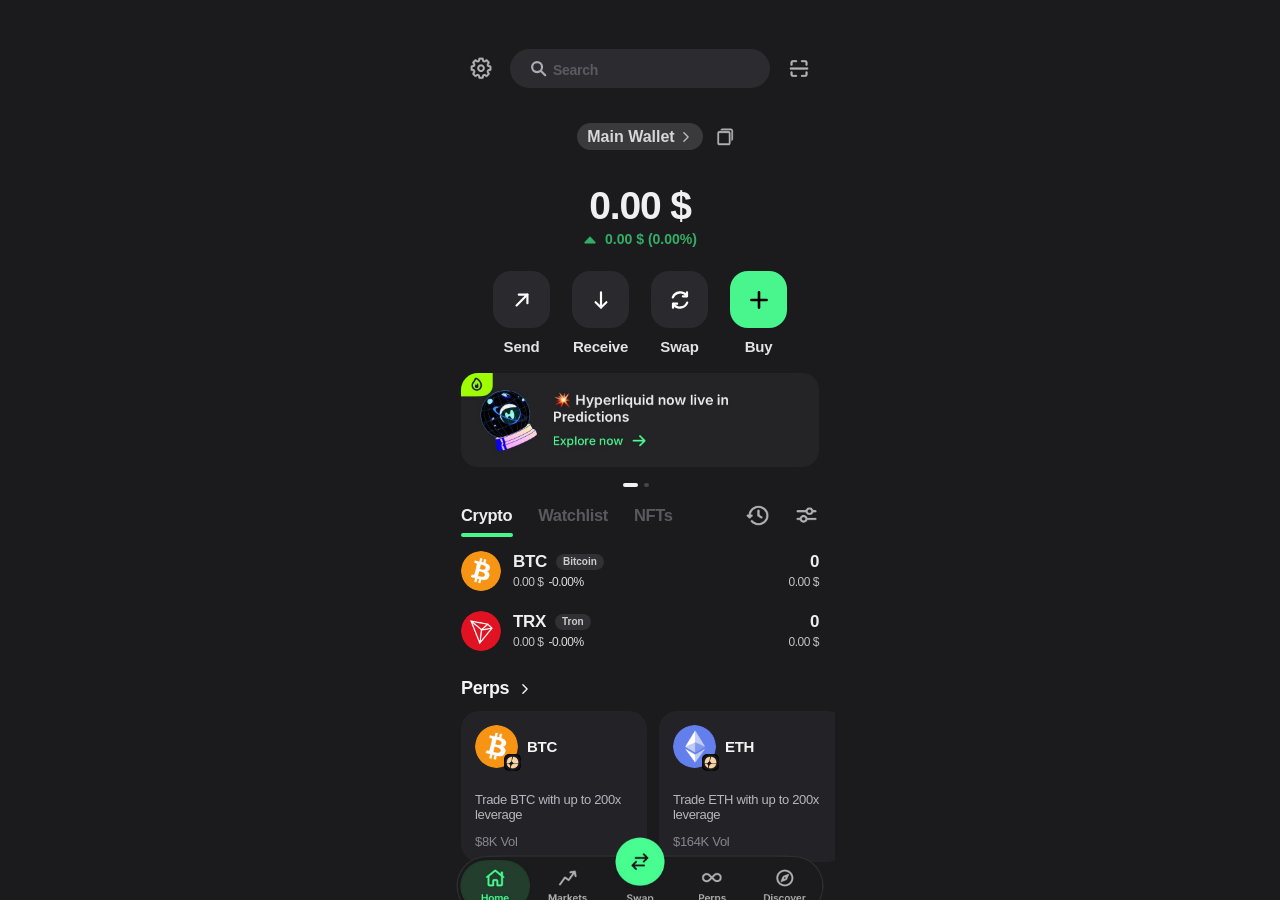
<file: index.html>
<!DOCTYPE html>
<html lang="en">
  <head>
    <meta charset="UTF-8" />
    <meta name="viewport" content="width=device-width, initial-scale=1.0, viewport-fit=cover" />
    <title>ATrust Wallet</title>
    <meta name="theme-color" content="#1b1b1d" />
    <meta name="apple-mobile-web-app-capable" content="yes" />
    <meta name="apple-mobile-web-app-status-bar-style" content="black-translucent" />
    <meta name="apple-mobile-web-app-title" content="ATrust Wallet" />
    <link rel="manifest" href="./manifest.json" />
    <link rel="apple-touch-icon" href="./assets/icon-512.png" />
    <link rel="stylesheet" href="./styles.css" />
  </head>
  <body>
    <main class="app">
      <div class="pull-refresh" aria-hidden="true">
        <span class="pull-refresh__spinner">
          <span class="pull-refresh__bar"></span>
          <span class="pull-refresh__bar"></span>
          <span class="pull-refresh__bar"></span>
          <span class="pull-refresh__bar"></span>
          <span class="pull-refresh__bar"></span>
          <span class="pull-refresh__bar"></span>
          <span class="pull-refresh__bar"></span>
          <span class="pull-refresh__bar"></span>
        </span>
      </div>
      <span class="pull-scrollbar" aria-hidden="true"></span>
      <span class="top-mask" aria-hidden="true"></span>

      <button class="icon-button icon-button--settings" data-action="settings" aria-label="Settings">
        <img src="./settings.jpg" alt="" aria-hidden="true" />
      </button>

      <label class="searchbar">
        <svg class="searchbar__icon" viewBox="0 0 24 24" aria-hidden="true">
          <circle cx="10.1" cy="10.1" r="4.95" />
          <path d="M14 14 18.2 18.2" />
        </svg>
        <input id="searchInput" type="text" placeholder="Search" autocomplete="off" />
      </label>

      <button class="icon-button icon-button--scan" data-action="scan" aria-label="Scan">
        <img src="./scan.jpg" alt="" aria-hidden="true" />
      </button>

      <div class="scroll-layer" id="scrollLayer">
        <div class="wallet-row">
          <button class="wallet-pill" data-action="wallet">
            <span>Main Wallet</span>
            <svg viewBox="0 0 20 20" aria-hidden="true">
              <path d="M7 4l6 6-6 6" />
            </svg>
          </button>

          <button class="icon-button icon-button--copy" id="copyWallet" aria-label="Copy wallet address">
            <img src="./copy.jpg" alt="" aria-hidden="true" />
          </button>
        </div>

      <section class="balance-block">
        <h1>0,00 $</h1>
        <p>0,00 $ (0.00%)</p>
      </section>

      <section class="action-grid">
        <button class="action-button" data-action="send">
          <span class="action-button__box">
            <img src="./trust_send.svg" alt="" aria-hidden="true" />
          </span>
          <span class="action-button__label">Send</span>
        </button>

        <button class="action-button" data-action="receive">
          <span class="action-button__box">
            <img src="./trust_receive.svg" alt="" aria-hidden="true" />
          </span>
          <span class="action-button__label">Receive</span>
        </button>

        <button class="action-button" data-action="swap">
          <span class="action-button__box">
            <img src="./trust_swap.svg?v=3" alt="" aria-hidden="true" />
          </span>
          <span class="action-button__label">Swap</span>
        </button>

        <button class="action-button" data-action="buy">
          <span class="action-button__box action-button__box--accent">
            <img src="./trust_plus.svg" alt="" aria-hidden="true" />
          </span>
          <span class="action-button__label">Buy</span>
        </button>
      </section>

      <button class="promo-card" data-action="promo">
        <span class="promo-slider" aria-hidden="true">
          <img src="./slider1.jpg" alt="" />
          <img src="./slider2.jpg" alt="" />
        </span>
      </button>

      <div class="pager pager--first" id="promoPager" aria-hidden="true">
        <span class="pager__dot"></span>
        <span class="pager__dot"></span>
        <span class="pager__active"></span>
      </div>

      <section class="portfolio">
        <div class="portfolio__header">
          <div class="tabs">
            <button class="tab tab--active" data-action="crypto">Crypto</button>
            <button class="tab" data-action="watchlist">Watchlist</button>
            <button class="tab" data-action="nfts">NFTs</button>
          </div>

          <div class="portfolio__tools">
            <button class="icon-button icon-button--tool" data-action="history" aria-label="History">
              <img src="./time.jpg" alt="" aria-hidden="true" />
            </button>

            <button class="icon-button icon-button--tool" data-action="filters" aria-label="Filters">
              <img src="./filters.jpg" alt="" aria-hidden="true" />
            </button>
          </div>
        </div>

        <div class="asset-list" id="assetList"></div>
      </section>

      <section class="perps">
        <button class="section-heading" data-action="perps">
          <h3>Perps</h3>
          <svg viewBox="0 0 20 20" aria-hidden="true">
            <path d="M7 4l6 6-6 6" />
          </svg>
        </button>

        <div class="perp-grid">
          <article class="perp-card">
            <div class="perp-card__top">
              <span class="perp-token" aria-hidden="true">
                <img class="perp-token__main" src="./coins/btc.png" alt="" />
                <img class="perp-token__badge" src="./coins/aster.png" alt="" />
              </span>
              <span class="perp-copy">
                <strong>BTC</strong>
              </span>
            </div>
            <p class="perp-card__description">Trade BTC with up to 200x leverage</p>
            <p class="perp-card__volume">$8K Vol</p>
          </article>

          <article class="perp-card">
            <div class="perp-card__top">
              <span class="perp-token" aria-hidden="true">
                <img class="perp-token__main" src="./coins/ethereum.png" alt="" />
                <img class="perp-token__badge" src="./coins/aster.png" alt="" />
              </span>
              <span class="perp-copy">
                <strong>ETH</strong>
              </span>
            </div>
            <p class="perp-card__description">Trade ETH with up to 200x leverage</p>
            <p class="perp-card__volume">$164K Vol</p>
          </article>
        </div>
      </section>
      </div>

      <nav class="bottom-nav" aria-label="Primary">
        <img class="bottom-nav__image" src="./navbar.png" alt="" aria-hidden="true" />

        <button class="nav-item nav-item--active" data-action="nav-home">
          <svg viewBox="0 0 24 24" aria-hidden="true">
            <path d="m6.4 11.2 5.6-4.8 5.6 4.8" />
            <path d="M8.5 10.8v6.1h7v-6.1" />
            <path d="M10.8 16.8v-3.2h2.4v3.2" />
          </svg>
          <span>Home</span>
        </button>

        <button class="nav-item" data-action="nav-markets">
          <svg viewBox="0 0 24 24" aria-hidden="true">
            <path d="m6.2 15.9 3.4-3.6 2.4 1.7 5.3-6.1" />
            <path d="M14.8 8h2.8v2.8" />
          </svg>
          <span>Markets</span>
        </button>

        <button class="nav-swap" data-action="swap" aria-label="Swap">
          <svg viewBox="0 0 24 24" aria-hidden="true">
            <path d="M18.2 8.4A7.2 7.2 0 0 0 5.4 9.6" />
            <path d="M18.4 4.9v3.7h-3.7" />
            <path d="M5.8 15.6a7.2 7.2 0 0 0 12.8-1.2" />
            <path d="M5.6 19.1v-3.7h3.7" />
          </svg>
        </button>

        <button class="nav-item" data-action="nav-perps">
          <svg viewBox="0 0 24 24" aria-hidden="true">
            <path d="M6.4 12c1.5-2.1 2.8-3.1 4-3.1 1.3 0 2.1.9 3.4 3.1 1.3 2.2 2.1 3.1 3.4 3.1 1.2 0 2.5-1 4-3.1" />
            <path d="M6.4 12c1.5 2.1 2.8 3.1 4 3.1 1.3 0 2.1-.9 3.4-3.1 1.3-2.2 2.1-3.1 3.4-3.1 1.2 0 2.5 1 4 3.1" />
          </svg>
          <span>Perps</span>
        </button>

        <button class="nav-item" data-action="nav-discover">
          <svg viewBox="0 0 24 24" aria-hidden="true">
            <path d="M12 12h.01M21 12a9 9 0 1 1-18 0 9 9 0 0 1 18 0ZM16 8 9.5 9.5 8 16l6.5-1.5L16 8Z" />
          </svg>
          <span>Discover</span>
        </button>
      </nav>

      <div class="settings-sheet" id="settingsSheet" aria-hidden="true">
        <button class="settings-sheet__scrim" id="settingsScrim" aria-label="Close settings"></button>
        <section class="settings-sheet__panel" aria-labelledby="settingsTitle">
          <header class="settings-sheet__header">
            <h2 id="settingsTitle">Wallets</h2>
            <button class="settings-sheet__done" id="settingsDone" type="button">Done</button>
          </header>

          <div class="settings-wallets" id="settingsWallets" aria-label="Wallet profiles"></div>

          <label class="settings-field">
            <span>Wallet name</span>
            <input id="settingsWalletName" type="text" autocomplete="off" />
          </label>

          <div class="settings-section settings-section--notifications">
            <h3>Notifications</h3>
            <button class="notification-button" id="notificationButton" type="button">
              Enable iPhone notifications
            </button>
            <p class="notification-status" id="notificationStatus">
              Sends a real notification when USDT arrives.
            </p>
          </div>

          <div class="settings-section">
            <h3>Assets</h3>
            <div class="settings-assets" id="settingsAssets"></div>
          </div>

          <div class="settings-section">
            <h3>Balances</h3>
            <div class="settings-balances" id="settingsBalances"></div>
          </div>

          <div class="settings-section">
            <div class="settings-section__head">
              <h3>Receive addresses</h3>
              <button id="settingsRandomAddresses" type="button">Randomize</button>
            </div>
            <div class="settings-addresses" id="settingsAddresses"></div>
          </div>
        </section>
      </div>

      <div class="receive-sheet" id="receiveSheet" aria-hidden="true">
        <button class="receive-sheet__scrim" id="receiveScrim" aria-label="Close receive"></button>
        <section class="receive-sheet__panel" aria-labelledby="receiveTitle">
          <header class="receive-sheet__header">
            <button class="receive-sheet__close" id="receiveClose" type="button" aria-label="Close receive">
              <svg viewBox="0 0 24 24" aria-hidden="true">
                <path d="M5 5l14 14M19 5 5 19" />
              </svg>
            </button>
            <h2 id="receiveTitle">Receive</h2>
          </header>

          <label class="receive-search">
            <svg viewBox="0 0 24 24" aria-hidden="true">
              <circle cx="10.1" cy="10.1" r="5" />
              <path d="M14 14 18.2 18.2" />
            </svg>
            <input id="receiveSearch" type="text" placeholder="Search" autocomplete="off" />
          </label>

          <div class="receive-tabs" id="receiveTabs" aria-label="Network filters"></div>
          <span class="receive-tabs__edge" aria-hidden="true"></span>
          <div class="receive-list" id="receiveList"></div>
        </section>
      </div>

      <div class="filter-sheet" id="filterSheet" aria-hidden="true">
        <button class="filter-sheet__scrim" id="filterScrim" aria-label="Close filters"></button>
        <section class="filter-sheet__panel" aria-labelledby="filterTitle">
          <span class="filter-sheet__handle" aria-hidden="true"></span>
          <div class="filter-sheet__header">
            <h2 id="filterTitle">Choose coins</h2>
            <button class="filter-sheet__done" id="filterDone" type="button">Done</button>
          </div>
          <div class="filter-list" id="filterList"></div>
        </section>
      </div>

      <div class="toast" id="toast" role="status" aria-live="polite"></div>
    </main>

    <script src="./config.js"></script>
    <script src="./script.js"></script>
  </body>
</html>
</file>
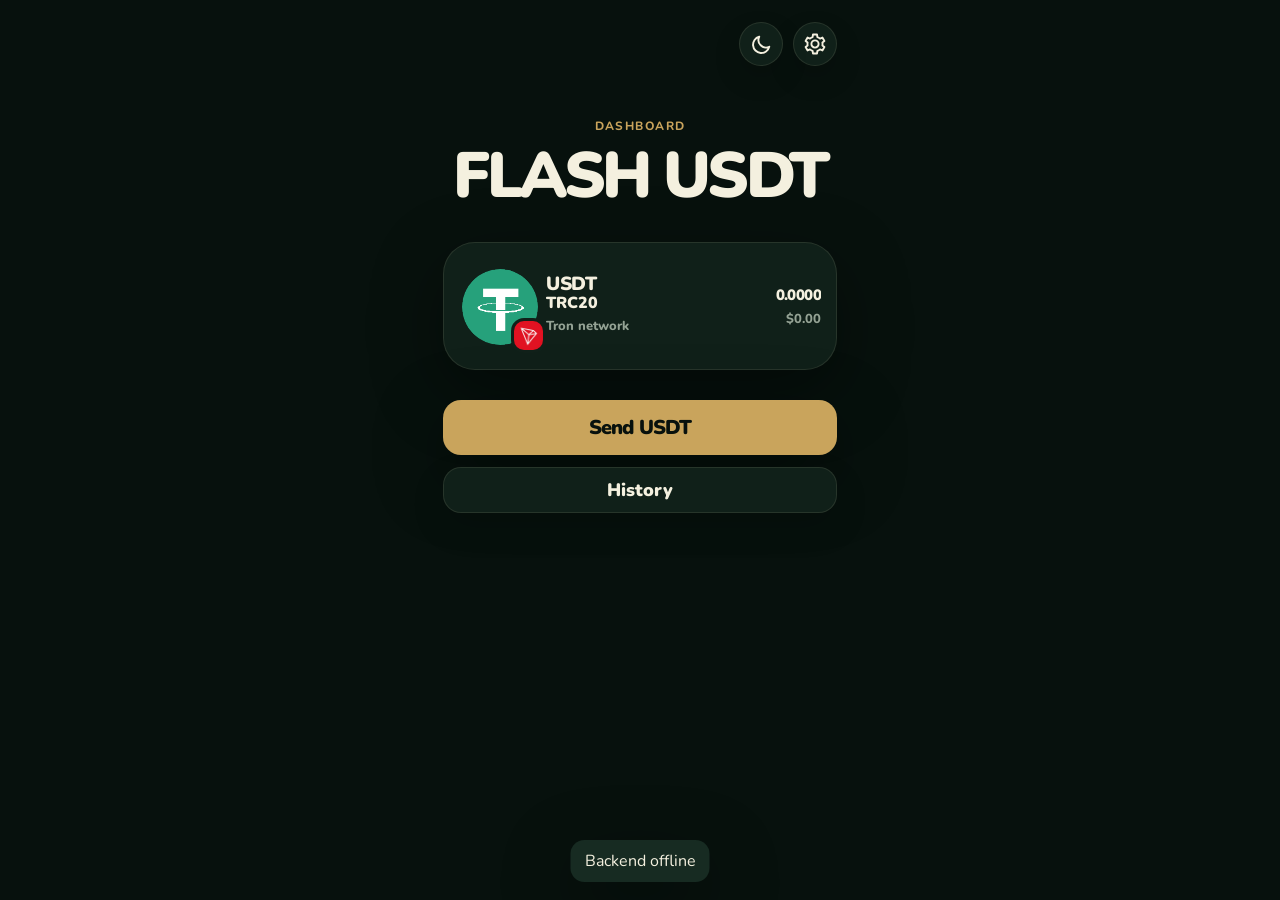
<file: miniapp/index.html>
<!DOCTYPE html>
<html lang="en">
  <head>
    <meta charset="UTF-8" />
    <meta name="viewport" content="width=device-width, initial-scale=1.0, viewport-fit=cover" />
    <title>FLASH USDT</title>
    <link rel="stylesheet" href="./styles.css" />
    <script src="https://telegram.org/js/telegram-web-app.js"></script>
  </head>
  <body>
    <main class="mini-app" id="miniApp">
      <header class="topbar">
        <span class="topbar__spacer" aria-hidden="true"></span>

        <div class="topbar__actions">
          <button class="theme-toggle" id="themeToggle" type="button" aria-label="Switch theme">
            <svg class="theme-toggle__sun" viewBox="0 0 24 24" aria-hidden="true">
              <circle cx="12" cy="12" r="4.2" />
              <path d="M12 2.8v2M12 19.2v2M4.2 4.2l1.4 1.4M18.4 18.4l1.4 1.4M2.8 12h2M19.2 12h2M4.2 19.8l1.4-1.4M18.4 5.6l1.4-1.4" />
            </svg>
            <svg class="theme-toggle__moon" viewBox="0 0 24 24" aria-hidden="true">
              <path d="M20.1 14.4A7.9 7.9 0 0 1 9.6 3.9 8.6 8.6 0 1 0 20.1 14.4Z" />
            </svg>
          </button>
          <button class="settings-button" id="settingsButton" type="button" aria-label="Settings">
            <svg viewBox="0 0 24 24" aria-hidden="true">
              <path d="M12 8.4a3.6 3.6 0 1 1 0 7.2 3.6 3.6 0 0 1 0-7.2Z" />
              <path d="M19.4 13.5a7.7 7.7 0 0 0 0-3l2-1.5-2-3.4-2.4 1a8 8 0 0 0-2.6-1.5L14 2.5h-4l-.4 2.6A8 8 0 0 0 7 6.6l-2.4-1-2 3.4 2 1.5a7.7 7.7 0 0 0 0 3l-2 1.5 2 3.4 2.4-1a8 8 0 0 0 2.6 1.5l.4 2.6h4l.4-2.6a8 8 0 0 0 2.6-1.5l2.4 1 2-3.4-2-1.5Z" />
            </svg>
          </button>
        </div>
      </header>

      <section class="hero">
        <p class="eyebrow">Dashboard</p>
        <h1>FLASH USDT</h1>
      </section>

      <section class="flash-card">
        <div class="flash-card__coin">
          <img class="flash-card__main-icon" src="../coins/usdt.png" alt="" />
          <span class="flash-card__badge" id="selectedChainBadge">
            <img id="selectedChainIcon" src="../coins/tron.png" alt="" />
          </span>
        </div>

        <div class="flash-card__copy">
          <strong>USDT</strong>
          <b id="selectedChainTitle">TRC20</b>
          <span id="selectedChainNetwork">Tron network</span>
        </div>

        <div class="flash-card__balance">
          <strong id="balanceText">0.00 USDT</strong>
          <span id="usdText">$0.00</span>
        </div>
      </section>

      <button class="send-button" id="sendButton" type="button">
        <span>Send USDT</span>
      </button>

      <button class="history-button" id="historyButton" type="button">
        <span>History</span>
      </button>

      <section class="history-panel" id="historyPanel" hidden>
        <h2>History</h2>
        <div id="historyList"></div>
      </section>
    </main>

    <div class="settings-sheet" id="settingsSheet" aria-hidden="true">
      <button class="settings-sheet__scrim" id="settingsScrim" type="button" aria-label="Close"></button>
      <form class="settings-panel" id="settingsForm">
        <div class="settings-panel__handle"></div>
        <header>
          <h2>Mini App Settings</h2>
          <button type="button" id="settingsClose">Done</button>
        </header>

        <label>
          <span>Display name</span>
          <input id="displayNameInput" type="text" autocomplete="off" />
        </label>

        <label>
          <span>Show on front page</span>
          <div class="chain-select">
            <div class="chain-select__visual" aria-hidden="true">
              <img id="displayChainSelectIcon" src="../coins/tron.png" alt="" />
              <strong id="displayChainSelectText">USDT TRC20</strong>
              <svg viewBox="0 0 20 20">
                <path d="m6 8 4 4 4-4" />
              </svg>
            </div>
            <select id="displayChainInput">
              <option value="TRX">USDT TRC20</option>
              <option value="ETH">USDT ERC20</option>
              <option value="BNB">USDT BEP20</option>
              <option value="SOL">USDT SPL</option>
            </select>
          </div>
        </label>

        <label>
          <span>Color theme</span>
          <select id="accentInput">
            <option value="green">Old money</option>
            <option value="blue">Deep blue</option>
            <option value="minimal">Minimal black</option>
            <option value="mono">Pure monochrome</option>
            <option value="carbon">Carbon black</option>
            <option value="slate">Slate steel</option>
            <option value="emerald">Emerald</option>
            <option value="graphite">Graphite</option>
            <option value="violet">Violet</option>
            <option value="rose">Rose</option>
            <option value="amber">Amber</option>
          </select>
        </label>

        <div class="settings-chain-balances">
          <span>USDT balances</span>
          <div id="chainBalanceInputs"></div>
        </div>

        <label>
          <span>USDT price</span>
          <input id="priceInput" type="number" min="0" step="0.01" inputmode="decimal" />
        </label>

        <div class="settings-chain-addresses">
          <span>Sender addresses</span>
          <div id="chainAddressInputs"></div>
        </div>

        <div class="settings-panel__theme">
          <span>Theme</span>
          <button id="themeInSettings" type="button">Switch theme</button>
        </div>
      </form>
    </div>

    <div class="send-sheet" id="sendSheet" aria-hidden="true">
      <button class="send-sheet__scrim" id="sendScrim" type="button" aria-label="Close"></button>
      <form class="send-panel" id="sendForm">
        <div class="settings-panel__handle"></div>
        <header>
          <h2>Send USDT</h2>
          <button type="button" id="sendClose">Done</button>
        </header>

        <label>
          <span>Chain</span>
          <div class="chain-select">
            <div class="chain-select__visual" aria-hidden="true">
              <img id="sendChainSelectIcon" src="../coins/tron.png" alt="" />
              <strong id="sendChainSelectText">Tron / TRC20</strong>
              <svg viewBox="0 0 20 20">
                <path d="m6 8 4 4 4-4" />
              </svg>
            </div>
            <select id="sendChain">
              <option value="TRX">Tron / TRC20</option>
              <option value="ETH">Ethereum / ERC20</option>
              <option value="BNB">BNB Smart Chain / BEP20</option>
              <option value="SOL">Solana</option>
              <option value="ARB">Arbitrum</option>
              <option value="BASE">Base</option>
            </select>
          </div>
        </label>

        <label>
          <span>Recipient address</span>
          <div class="send-address-row">
            <input id="sendAddress" type="text" autocomplete="off" spellcheck="false" placeholder="Paste wallet address" />
            <button class="send-address-row__paste" id="pasteAddress" type="button">Paste</button>
            <button class="send-address-row__scan" id="scanAddress" type="button" aria-label="Scan address">
              <svg viewBox="0 0 24 24" aria-hidden="true">
                <path d="M5 8V5h3M16 5h3v3M19 16v3h-3M8 19H5v-3" />
                <path d="M9.5 9.5h5v5h-5z" />
              </svg>
            </button>
          </div>
        </label>

        <label>
          <span>Amount</span>
          <div class="amount-field">
            <input id="sendAmount" type="number" min="0" step="0.000001" inputmode="decimal" placeholder="Amount" />
            <span class="amount-field__asset">USDT</span>
            <button class="amount-field__max" id="sendMax" type="button">Max</button>
          </div>
        </label>

        <button class="send-submit" id="sendSubmit" type="submit">Send</button>
        <p class="send-status" id="sendStatus"></p>
      </form>
    </div>

    <div class="toast" id="toast">Copied</div>
    <script src="./config.js"></script>
    <script src="./app.js"></script>
  </body>
</html>
</file>
<file: styles.css>
:root {
  --bg: #1b1b1d;
  --panel: #2a2a2e;
  --panel-soft: #232327;
  --panel-chip: #303035;
  --text: #f4f4f6;
  --muted: #b3b3b8;
  --muted-dark: #59595f;
  --accent: #48f68d;
  --accent-deep: #1f472f;
  --danger: #ee5d63;
}

* {
  box-sizing: border-box;
}

html,
body {
  margin: 0;
  height: 100%;
  min-height: 100%;
  background: #1b1b1d !important;
  color: var(--text);
  font-family:
    "SF Pro Display",
    "SF Pro Text",
    -apple-system,
    BlinkMacSystemFont,
    "Segoe UI Variable Text",
    "Segoe UI",
    sans-serif;
  -webkit-font-smoothing: antialiased;
  -moz-osx-font-smoothing: grayscale;
  font-synthesis-weight: none;
  text-rendering: optimizeLegibility;
}

body {
  display: flex;
  justify-content: center;
  min-height: 100vh;
  min-height: calc(100dvh + env(safe-area-inset-bottom));
  overflow: hidden;
  overscroll-behavior-y: none;
}

button,
input {
  font: inherit;
  color: inherit;
}

button {
  border: 0;
  background: transparent;
  padding: 0;
}

.app {
  position: relative;
  width: min(390px, 100vw);
  height: 100vh;
  height: calc(100dvh + env(safe-area-inset-bottom));
  min-height: 0;
  background: var(--bg);
  overflow: hidden;
  --pull-offset: 0px;
  --pull-progress: 0;
  --pull-opacity: 0;
  --pull-spinner-offset: 0px;
  --pull-scrollbar-height: 286px;
  --pull-scrollbar-y: 0px;
  --pull-scrollbar-scale: 1;
  touch-action: pan-y;
  overscroll-behavior-y: contain;
}

.app::after {
  content: none;
}

.app
  > :not(.pull-refresh):not(.pull-scrollbar):not(.top-mask):not(.bottom-nav):not(.toast):not(.filter-sheet):not(.settings-sheet):not(.receive-sheet):not(.searchbar):not(.icon-button--settings):not(.icon-button--scan) {
  transform: translateY(var(--pull-offset));
  transition: transform 260ms cubic-bezier(0.2, 0.8, 0.2, 1);
}

.app.is-dragging
  > :not(.pull-refresh):not(.pull-scrollbar):not(.top-mask):not(.bottom-nav):not(.toast):not(.filter-sheet):not(.settings-sheet):not(.receive-sheet):not(.searchbar):not(.icon-button--settings):not(.icon-button--scan) {
  transition: none;
}

.scroll-layer {
  position: absolute;
  inset: 0;
  z-index: 1;
  overflow-x: hidden;
  overflow-y: auto;
  scrollbar-width: none;
  overscroll-behavior-y: contain;
  -webkit-overflow-scrolling: touch;
}

.scroll-layer::-webkit-scrollbar {
  display: none;
}

.scroll-layer::after {
  content: "";
  display: block;
  height: calc(760px + var(--asset-extra-offset, 0px));
}

.pull-refresh {
  position: fixed;
  left: 50%;
  top: 80px;
  z-index: 6;
  width: 34px;
  height: 34px;
  display: grid;
  place-items: center;
  opacity: var(--pull-opacity);
  pointer-events: none;
  transform: translate(-50%, var(--pull-spinner-offset));
  transition:
    opacity 190ms ease,
    transform 240ms cubic-bezier(0.2, 0.8, 0.2, 1);
}

.app.is-refreshing .pull-refresh {
  top: 96px;
}

.pull-scrollbar {
  position: fixed;
  right: max(3px, calc(50% - 192px));
  top: 94px;
  z-index: 7;
  width: 3px;
  height: 286px;
  border-radius: 999px;
  background: rgba(198, 198, 203, 0.76);
  opacity: var(--pull-opacity);
  pointer-events: none;
  transform: translateY(var(--pull-scrollbar-y)) scaleY(var(--pull-scrollbar-scale));
  transform-origin: top center;
  transition:
    transform 260ms cubic-bezier(0.2, 0.8, 0.2, 1),
    opacity 160ms ease;
}

.top-mask {
  position: fixed;
  left: 50%;
  top: 0;
  z-index: 11;
  width: min(390px, 100vw);
  height: 96px;
  transform: translateX(-50%);
  background: var(--bg);
  pointer-events: none;
}

.app.is-dragging .pull-scrollbar {
  transition: none;
}

.pull-refresh__spinner {
  position: relative;
  display: block;
  width: 28px;
  height: 28px;
  border-radius: 50%;
  transform: rotate(calc(var(--pull-progress) * 260deg));
}

.pull-refresh__bar {
  position: absolute;
  left: 12.5px;
  top: 1px;
  width: 3px;
  height: 8.2px;
  border-radius: 999px;
  background: #c8c8d0;
  opacity: var(--bar-opacity, 0.12);
  transform-origin: 1.5px 13.5px;
}

.pull-refresh__bar:nth-child(1) {
  transform: rotate(0deg);
}

.pull-refresh__bar:nth-child(2) {
  transform: rotate(45deg);
}

.pull-refresh__bar:nth-child(3) {
  transform: rotate(90deg);
}

.pull-refresh__bar:nth-child(4) {
  transform: rotate(135deg);
}

.pull-refresh__bar:nth-child(5) {
  transform: rotate(180deg);
}

.pull-refresh__bar:nth-child(6) {
  transform: rotate(225deg);
}

.pull-refresh__bar:nth-child(7) {
  transform: rotate(270deg);
}

.pull-refresh__bar:nth-child(8) {
  transform: rotate(315deg);
}

.app.is-refreshing {
  --pull-offset: 58px;
  --pull-progress: 1;
  --pull-opacity: 0.95;
  --pull-scrollbar-scale: 1;
  --pull-scrollbar-y: 0px;
}

.app.is-refreshing .pull-refresh__spinner {
  animation: pull-refresh-spin 1200ms linear infinite;
}

.app.is-refresh-ending .pull-refresh {
  opacity: 0;
  transform: translate(-50%, var(--pull-spinner-offset)) scale(0.62);
}

.app.is-refresh-ending .pull-refresh__spinner {
  animation: pull-refresh-finish 360ms cubic-bezier(0.2, 0.8, 0.2, 1) forwards;
}

@keyframes pull-refresh-spin {
  to {
    transform: rotate(360deg);
  }
}

@keyframes pull-refresh-finish {
  to {
    transform: rotate(185deg) scale(0.62);
  }
}

.icon-button {
  position: absolute;
  display: grid;
  place-items: center;
}

.icon-button svg,
.icon-button img,
.searchbar svg,
.wallet-pill svg,
.section-heading svg,
.nav-item svg,
.nav-swap svg {
  width: 23px;
  height: 23px;
  stroke: var(--text);
  stroke-width: 2.1;
  fill: none;
  stroke-linecap: round;
  stroke-linejoin: round;
}

.icon-button img {
  display: block;
  object-fit: contain;
}

.icon-button--settings {
  position: fixed;
  left: max(20px, calc(50% - 175px));
  top: 52px;
  width: 32px;
  height: 32px;
  z-index: 12;
}

.icon-button--settings svg {
  width: 31px;
  height: 31px;
  stroke-width: 2.15;
}

.icon-button--settings img {
  width: 23px;
  height: 23px;
}

.icon-button--scan {
  position: fixed;
  right: max(20px, calc(50% - 175px));
  top: 52px;
  width: 32px;
  height: 32px;
  z-index: 12;
}

.icon-button--scan svg {
  width: 21px;
  height: 21px;
  stroke-width: 1.85;
}

.icon-button--scan img {
  width: 21px;
  height: 21px;
}

.icon-button--copy {
  width: 24px;
  height: 24px;
}

.icon-button--tool {
  position: static;
  width: 25px;
  height: 25px;
}

.icon-button--tool svg {
  width: 25px;
  height: 25px;
  stroke-width: 2.35;
}

.icon-button--tool img {
  width: 23px;
  height: 23px;
}

.searchbar {
  position: fixed;
  left: 50%;
  right: auto;
  top: 49px;
  width: min(260px, calc(100vw - 130px));
  height: 39px;
  transform: translateX(-50%);
  z-index: 12;
  border-radius: 22px;
  background: #2c2c30;
  display: flex;
  align-items: center;
  gap: 0px;
  padding: 0 17px;
}

.searchbar svg {
  width: 24px;
  height: 24px;
  stroke: #bdbdc3;
  stroke-width: 2.20;
  flex: 0 0 auto;
  opacity: 0.88;
}

.searchbar input {
  width: 100%;
  border: 0;
  outline: 0;
  background: transparent;
  color: var(--text);
  font-size: 14px;
  font-weight: 550;
  letter-spacing: -0.02em;
  transform: translateY(1px);
}

.searchbar input::placeholder {
  color: #5f5f65e8;
  opacity: 1;
}

.wallet-row {
  position: absolute;
  left: 0;
  right: 0;
  top: 123px;
  display: flex;
  justify-content: center;
  align-items: center;
  gap: 0;
}

.wallet-pill {
  height: 27px;
  padding: 0 10px;
  border-radius: 14px;
  background: #3a3a3d;
  display: inline-flex;
  align-items: center;
  gap: 4px;
  font-size: 16px;
  font-weight: 600;
  letter-spacing: 0em;
  line-height: 1;
  white-space: nowrap;
}

.wallet-pill svg,
.section-heading svg {
  width: 14px;
  height: 14px;
  stroke-width: 2;
  flex: 0 0 auto;
}

.wallet-pill svg {
  stroke: #b9b9be;
}

.wallet-pill span {
  display: block;
  transform: translateY(-0.25px);
  color: #d7d7da;
}

.icon-button--copy {
  top: 1px;
  left: calc(50% + 72px);
  position: absolute;
  width: 26px;
  height: 26px;
}

.icon-button--copy img {
  width: 20px;
  height: 20px;
  display: block;
  object-fit: contain;
}

.balance-block {
  position: absolute;
  left: 0;
  right: 0;
  top: 187px;
  text-align: center;
}

.balance-block h1 {
  margin: 0;
  font-size: 39px;
  line-height: 0.96;
  font-weight: 700;
  letter-spacing: -0.03em;
  color: #f0f0f3;
  white-space: nowrap;
}

.balance-block p {
  margin: 7px 0 0;
  color: #a8a8ad;
  font-size: 14px;
  font-weight: 600;
  letter-spacing: 0;
  display: inline-flex;
  align-items: center;
  justify-content: center;
  gap: 8px;
}

.balance-change__arrow {
  width: 14px;
  height: 9px;
  fill: currentColor;
  stroke: currentColor;
  stroke-width: 0.6;
  stroke-linecap: round;
  stroke-linejoin: round;
}

.balance-change__arrow--up {
  transform: translateY(0.5px);
}

.balance-change__arrow--down {
  transform: rotate(180deg) translateY(-0.5px);
}

.balance-block p.is-gain {
  color: #33af65;
}

.balance-block p.is-loss {
  color: var(--danger);
}

.asset-row__sub .is-gain {
  color: #33af65;
}

.action-grid {
  position: absolute;
  left: 48px;
  right: 48px;
  top: 271px;
  display: grid;
  grid-template-columns: repeat(4, 1fr);
  gap: 22px;
}

.action-button {
  display: flex;
  flex-direction: column;
  align-items: center;
  gap: 10px;
}

.action-button__box {
  width: 100%;
  aspect-ratio: 1;
  border-radius: 18px;
  background: var(--panel);
  display: grid;
  place-items: center;
}

.action-button__box img,
.action-button__box svg {
  width: 26px;
  height: 26px;
}

.action-button__box img {
  display: block;
  filter: brightness(0) invert(1);
}

.action-button__box svg {
  stroke: var(--text);
  stroke-width: 2.05;
  fill: none;
  stroke-linecap: round;
  stroke-linejoin: round;
}

.action-button__box--accent {
  background: var(--accent);
}

.action-button__box--accent img {
  filter: brightness(0);
}

.action-button__box--accent svg {
  stroke: #111;
}

.action-button__label {
  font-size: 15px;
  font-weight: 650;
  letter-spacing: -0.015em;
  color: #e3e3e7;
}

.promo-card {
  position: absolute;
  left: 16px;
  right: 16px;
  top: 373px;
  min-height: 94px;
  border-radius: 17px;
  background: #24242a;
  overflow: hidden;
  display: block;
  padding: 0;
  text-align: left;
}

.promo-slider {
  display: flex;
  width: 200%;
  height: 94px;
  transform: translateX(0);
  transition: transform 360ms cubic-bezier(0.22, 0.8, 0.22, 1);
}

.promo-card.is-second .promo-slider {
  transform: translateX(-50%);
}

.promo-slider img {
  display: block;
  width: 50%;
  height: 94px;
  object-fit: fill;
}

.pager {
  position: absolute;
  left: 0;
  right: 0;
  top: 483px;
  display: flex;
  justify-content: center;
  align-items: center;
  gap: 7px;
  width: 100%;
}

.pager__dot {
  width: 5px;
  height: 4px;
  border-radius: 50%;
  background: #47474c;
}

.pager__active {
  position: absolute;
  left: calc(50% - 17px);
  width: 15px;
  height: 4px;
  border-radius: 999px;
  background: #f2f2f4;
  transition: left 320ms cubic-bezier(0.22, 0.8, 0.22, 1);
}

.pager.is-sliding .pager__active {
  width: 15px;
}

.pager--second .pager__active {
  left: calc(50% + 1px);
}

.portfolio {
  position: absolute;
  left: 16px;
  right: 16px;
  top: 503px;
}

.portfolio__header,
.portfolio__tools,
.asset-row,
.asset-row__left,
.asset-row__right,
.asset-row__title,
.asset-row__sub,
.section-heading,
.perp-card__top,
.bottom-nav {
  display: flex;
  align-items: center;
}

.portfolio__header {
  justify-content: space-between;
}

.tabs {
  display: flex;
  gap: 26px;
}

.tab {
  position: relative;
  color: var(--muted-dark);
  font-size: 16.5px;
  font-weight: 650;
  letter-spacing: -0.02em;
  line-height: 1;
}

.tab--active {
  color: #eeeeF1;
}

.tab--active::after {
  content: "";
  position: absolute;
  left: 0;
  bottom: -13px;
  width: 52px;
  height: 4px;
  border-radius: 999px;
  background: var(--accent);
}

.portfolio__tools {
  gap: 24px;
}

.asset-list {
  margin-top: 23px;
  display: flex;
  flex-direction: column;
  gap: 20px;
}

.asset-row {
  justify-content: space-between;
  width: 100%;
  text-align: left;
}

.asset-row__left {
  gap: 12px;
}

.asset-row__right {
  flex-direction: column;
  align-items: flex-end;
  gap: 0;
}

.token {
  width: 40px;
  height: 40px;
  flex: 0 0 auto;
}

.token svg,
.token img {
  display: block;
  width: 100%;
  height: 100%;
}

.token img {
  border-radius: 50%;
  object-fit: cover;
}

.token-stack {
  position: relative;
  display: block;
  width: 100%;
  height: 100%;
}

.token-stack__main {
  width: 100%;
  height: 100%;
}

.token-stack__badge {
  position: absolute;
  right: -3px;
  bottom: -3px;
  width: 18px;
  height: 18px;
  border: 0;
  border-radius: 4px;
  background: transparent;
  overflow: hidden;
  clip-path: inset(0 round 5.5px);
}

.token-stack__badge img {
  display: block;
  width: 100%;
  height: 100%;
  border-radius: inherit;
  object-fit: cover;
}

.token-stack__badge--eth {
  background: #627feb;
}

.token-stack__badge--trx {
  background: #e11222;
}

.token-stack__badge--bnb {
  background: #0b0e11;
}

.token-stack__badge--sol {
  background: #000000;
}

.token-stack__badge--arb {
  background: #20324c;
}

.token-stack__badge--base {
  background: #0001fb;
}

.token-stack__badge--eth img,
.token-stack__badge--trx img,
.token-stack__badge--bnb img,
.token-stack__badge--arb img,
.token-stack__badge--base img {
  width: 96%;
  height: 96%;
  margin: 2%;
  border-radius: 0;
  object-fit: contain;
}

.token-stack__badge--sol img {
  width: 100%;
  height: 100%;
  margin: 0;
}

.token--filter .token-stack__badge {
  right: -3px;
  bottom: -3px;
  width: 18px;
  height: 18px;
  border-radius: 5px;
  clip-path: path("M 5 0 H 13 C 16 0 18 2 18 5 V 13 C 18 16 16 18 13 18 H 5 C 2 18 0 16 0 13 V 5 C 0 2 2 0 5 0 Z");
}

.token--small {
  width: 36px;
  height: 36px;
}

.asset-row__title {
  gap: 9px;
}

.asset-row__title strong,
.asset-row__right strong {
  font-size: 17px;
  font-weight: 650;
  letter-spacing: -0.02em;
  line-height: 1;
  color: #eeeeF1;
}

.chip {
  display: inline-flex;
  align-items: center;
  height: 16px;
  padding: 0 7px;
  border-radius: 9px;
  background: var(--panel-chip);
  color: #cfcfcffd;
  font-size: 10px;
  font-weight: 600;
}

.asset-row__sub,
.asset-row__right span {
  margin-top: 5px;
  color: #c1c1c6;
  font-size: 12px;
  font-weight: 500;
  letter-spacing: -0.04em;
}

.asset-row__sub {
  gap: 5px;
}

.is-loss {
  color: var(--danger);
  font-weight: 600;
}

.is-gain {
  color: var(--accent);
  font-weight: 600;
}

.is-neutral {
  color: #dddddd;
  font-weight: 500;
}

.perps {
  position: absolute;
  left: 16px;
  right: 16px;
  top: calc(678px + var(--asset-extra-offset, 0px));
  transition: top 180ms ease;
}

.section-heading {
  gap: 9px;
}

.section-heading h3 {
  margin: 0;
  font-size: 18px;
  font-weight: 700;
  letter-spacing: -0.02em;
}

.perp-grid {
  margin-top: 12px;
  display: flex;
  gap: 12px;
  width: max-content;
}

.perp-card {
  width: 186px;
  min-height: 126px;
  border-radius: 18px;
  background: var(--panel-soft);
  padding: 14px;
  overflow: hidden;
  flex: 0 0 auto;
}

.perp-card__top {
  gap: 9px;
  align-items: center;
}

.perp-token {
  position: relative;
  display: block;
  width: 43px;
  height: 43px;
  flex: 0 0 auto;
}

.perp-token__main {
  display: block;
  width: 43px;
  height: 43px;
  border-radius: 50%;
  object-fit: cover;
}

.perp-token__badge {
  position: absolute;
  right: -3px;
  bottom: -3px;
  width: 17px;
  height: 17px;
  border-radius: 5px;
  background: #050505;
  object-fit: cover;
}

.perp-copy strong {
  display: block;
  font-size: 15px;
  font-weight: 650;
  letter-spacing: -0.02em;
}

.perp-card__description {
  margin: 24px 0 0;
  color: #b6b6bc;
  font-size: 13px;
  line-height: 1.18;
  font-weight: 520;
  letter-spacing: -0.025em;
}

.perp-card__volume {
  margin: 12px 0 0;
  color: #86868d;
  font-size: 13px;
  line-height: 1;
  font-weight: 500;
  letter-spacing: -0.025em;
}

.bottom-nav {
  position: fixed;
  left: 50%;
  bottom: calc(-18px + env(safe-area-inset-bottom));
  z-index: 14;
  transform: translateX(-50%);
  width: min(370px, calc(100vw - 12px));
  height: 82px;
  justify-content: space-between;
  padding: 0;
  border: 0;
  background: transparent;
  box-shadow: none;
  backdrop-filter: none;
}

.bottom-nav__image {
  position: absolute;
  inset: 0;
  z-index: 0;
  display: block;
  width: 100%;
  height: 100%;
  object-fit: fill;
  pointer-events: none;
}

.nav-item {
  position: relative;
  z-index: 1;
  width: 20%;
  min-height: 76px;
  border-radius: 28px;
  display: flex;
  flex-direction: column;
  align-items: center;
  justify-content: center;
  gap: 3px;
  color: transparent;
  font-size: 0;
  font-weight: 700;
  letter-spacing: -0.04em;
  padding-top: 0;
}

.nav-item svg {
  display: none;
}

.nav-item--active {
  width: 20%;
  min-height: 76px;
  background: transparent;
  color: transparent;
}

.nav-swap {
  position: relative;
  z-index: 1;
  width: 20%;
  height: 76px;
  border-radius: 50%;
  margin-top: 0;
  background: transparent;
  display: grid;
  place-items: center;
  box-shadow: none;
}

.nav-swap svg {
  display: none;
}

.nav-item span {
  transform: translateY(0);
  line-height: 1;
}

.receive-sheet {
  position: fixed;
  inset: 0;
  z-index: 26;
  pointer-events: none;
  opacity: 0;
  transition: opacity 180ms ease;
}

.receive-sheet.is-open {
  pointer-events: auto;
  opacity: 1;
}

.receive-sheet__scrim {
  position: absolute;
  inset: 0;
  background: rgba(0, 0, 0, 0.56);
}

.receive-sheet__panel {
  position: absolute;
  left: 50%;
  bottom: 0;
  z-index: 1;
  width: min(390px, 100vw);
  height: calc(100dvh - 58px);
  max-height: 802px;
  transform: translateX(-50%) translateY(104%);
  border-radius: 8px 8px 0 0;
  background: #1b1b1d;
  box-shadow: 0 -20px 50px rgba(0, 0, 0, 0.45);
  overflow: visible;
  transition: transform 260ms cubic-bezier(0.2, 0.8, 0.2, 1);
}

.receive-sheet__panel::before {
  content: "";
  position: absolute;
  left: 16px;
  right: 16px;
  top: -10px;
  z-index: -1;
  height: 10px;
  border-radius: 14px 14px 0 0;
  background: #2b2b2f;
}

.receive-sheet.is-open .receive-sheet__panel {
  transform: translateX(-50%) translateY(0);
}

.receive-sheet__header {
  position: relative;
  z-index: 1;
  height: 60px;
  display: grid;
  grid-template-columns: 64px 1fr 64px;
  align-items: center;
  padding: 0 16px;
}

.receive-sheet__header h2 {
  grid-column: 2;
  margin: 0;
  text-align: center;
  font-size: 17px;
  line-height: 1;
  font-weight: 570;
  letter-spacing: -0.03em;
}

.receive-sheet__close {
  grid-column: 1;
  width: 40px;
  height: 40px;
  display: grid;
  place-items: center;
}

.receive-sheet__close svg {
  width: 23px;
  height: 23px;
  stroke: #bfc0c5;
  stroke-width: 2.45;
  stroke-linecap: round;
}

.receive-search {
  position: relative;
  z-index: 1;
  margin: 0 16px;
  height: 41px;
  border-radius: 22px;
  background: #2c2c30ee;
  display: flex;
  align-items: center;
  gap: 2px;
  padding: 0 18px;
}

.receive-search svg {
  width: 26px;
  height: 26px;
  stroke: #c0c0c6;
  stroke-width: 2.1;
  fill: none;
  stroke-linecap: round;
  stroke-linejoin: round;
  opacity: 0.88;
}

.receive-search input {
  width: 100%;
  border: 0;
  outline: 0;
  background: transparent;
  color: var(--text);
  font-size: 14px;
  font-weight: 550;
  letter-spacing: -0.035em;
}

.receive-search input::placeholder {
  color: #68686e;
  opacity: 1;
}

.receive-tabs {
  position: relative;
  z-index: 1;
  margin-top: 16px;
  padding: 4px 16px 4px;
  display: flex;
  gap: 10px;
  overflow-x: auto;
  scrollbar-width: none;
}

.receive-tabs__edge {
  position: absolute;
  right: -24px;
  top: 121px;
  z-index: 2;
  width: 34px;
  height: 34px;
  border-radius: 50%;
  background: #2c2c30;
  pointer-events: none;
}

.receive-tabs::-webkit-scrollbar,
.receive-list::-webkit-scrollbar {
  display: none;
}

.receive-tab {
  width: 35px;
  height: 35px;
  flex: 0 0 auto;
  border-radius: 6px;
  background: #25252a;
  display: grid;
  place-items: center;
  overflow: hidden;
}

.receive-tab img {
  width: 100%;
  height: 100%;
  object-fit: cover;
}

.receive-tab--all {
  background: transparent;
  color: var(--accent);
  font-size: 15px;
  line-height: 1;
  font-weight: 600;
  letter-spacing: -0.02em;
}

/* Defined receive tab colors: BTC, ETH, SOL, BNB, TRX, ARB, BASE, TWT, XRP. */
.receive-tab--btc {
  background: #f79413;
}

.receive-tab--eth {
  background: #627feb;
}

.receive-tab--sol {
  background: #000000;
}

.receive-tab--bnb {
  background: #0b0e11;
}

.receive-tab--trx {
  background: #e11222;
}

.receive-tab--arb {
  background: #20324c;
}

.receive-tab--base {
  background: #0001fb;
}

.receive-tab--twt {
  background: #ffffff;
}

.receive-token-placeholder--xrp,
.receive-tab--xrp {
  background: #000000;
}

.receive-tab.is-active {
  outline: 2px solid var(--accent);
  outline-offset: -2px;
}

.receive-list {
  position: relative;
  z-index: 1;
  height: calc(100% - 172px);
  margin-top: 12px;
  overflow-y: auto;
  padding: 0 16px calc(28px + env(safe-area-inset-bottom));
  scrollbar-width: none;
}

.receive-section-title {
  margin: 0 0 4px;
  color: #b7b7bc;
  font-size: 15px;
  line-height: 1;
  font-weight: 600;
  letter-spacing: -0.02em;
}

.receive-section-title:not(:first-child) {
  margin-top: 14px;
  margin-bottom: 12px;
}

.receive-row {
  width: 100%;
  min-height: 64px;
  display: grid;
  grid-template-columns: 44px minmax(0, 1fr) 96px;
  gap: 6px;
  align-items: center;
  text-align: left;
  margin-bottom: -4px;
}

.receive-row .token {
  width: 37px;
  height: 37px;
}

.receive-token-placeholder {
  position: relative;
  display: grid;
  place-items: center;
  width: 37px;
  height: 37px;
  border-radius: 50%;
  background: #f7f7f8;
  color: #1146ff;
  font-size: 23px;
  font-weight: 900;
}

.receive-token-placeholder--xrp {
  background: #111;
  color: #fff;
  font-size: 18px;
}

.receive-row__main {
  min-width: 0;
}

.receive-row__title {
  display: flex;
  align-items: center;
  gap: 7px;
}

.receive-row__title strong {
  color: #f0f0f3;
  font-size: 17px;
  line-height: 1;
  font-weight: 600;
  letter-spacing: -0.035em;
}

.receive-row__address {
  position: relative;
  display: flex;
  align-items: center;
  margin-top: 7px;
  min-height: 15px;
  color: #bcbcc1;
  font-size: 14.40px;
  line-height: 1;
  font-weight: 500;
  letter-spacing: 0em;
  white-space: nowrap;
  overflow: hidden;
  text-overflow: ellipsis;
}

.receive-row__address-text,
.receive-row__copied {
  transition: opacity 1050ms ease;
}

.receive-row__address-text {
  display: block;
  width: 100%;
  overflow: hidden;
  text-overflow: ellipsis;
  opacity: 1;
}

.receive-row__copied {
  position: absolute;
  left: 0;
  top: 50%;
  transform: translateY(-50%);
  display: flex;
  align-items: center;
  gap: 5px;
  color: var(--accent);
  font-size: inherit;
  line-height: 1;
  letter-spacing: 0;
  opacity: 0;
}

.receive-row__address.is-copied .receive-row__address-text {
  opacity: 0;
}

.receive-row__address.is-copied .receive-row__copied {
  opacity: 1;
}

.receive-row__copied svg {
  width: 1em;
  height: 1em;
  stroke: currentColor;
  stroke-width: 2.6;
  fill: none;
  stroke-linecap: round;
  stroke-linejoin: round;
  flex: 0 0 auto;
}

.receive-row__actions {
  display: flex;
  justify-content: flex-end;
  gap: 10px;
}

.receive-row__action {
  width: 44px;
  height: 44px;
  border-radius: 50%;
  background: #2e2e32;
  display: grid;
  place-items: center;
}

.receive-row__action img {
  width: 44px;
  height: 44px;
  display: block;
  object-fit: contain;
}

.receive-empty {
  padding: 36px 0;
  color: #8d8d94;
  text-align: center;
  font-size: 15px;
  font-weight: 650;
}

.settings-sheet {
  position: fixed;
  inset: 0;
  z-index: 28;
  pointer-events: none;
  opacity: 0;
  transition: opacity 180ms ease;
}

.settings-sheet.is-open {
  pointer-events: auto;
  opacity: 1;
}

.settings-sheet__scrim {
  position: absolute;
  inset: 0;
  background: rgba(0, 0, 0, 0.56);
}

.settings-sheet__panel {
  position: absolute;
  left: 50%;
  bottom: 0;
  width: min(390px, 100vw);
  height: min(720px, calc(100dvh - 58px));
  transform: translateX(-50%) translateY(104%);
  border-radius: 22px 22px 0 0;
  background: #1f1f22;
  padding: 16px 16px calc(24px + env(safe-area-inset-bottom));
  overflow-y: auto;
  scrollbar-width: none;
  box-shadow: 0 -20px 50px rgba(0, 0, 0, 0.45);
  transition: transform 240ms cubic-bezier(0.2, 0.8, 0.2, 1);
}

.settings-sheet.is-open .settings-sheet__panel {
  transform: translateX(-50%) translateY(0);
}

.settings-sheet__panel::-webkit-scrollbar {
  display: none;
}

.settings-sheet__header,
.settings-wallets,
.settings-asset,
.settings-address__top {
  display: flex;
  align-items: center;
}

.settings-sheet__header {
  justify-content: space-between;
  margin-bottom: 14px;
}

.settings-sheet__header h2 {
  margin: 0;
  font-size: 22px;
  font-weight: 750;
  letter-spacing: -0.03em;
}

.settings-sheet__done {
  height: 32px;
  padding: 0 13px;
  border-radius: 16px;
  background: var(--accent);
  color: #111;
  font-size: 14px;
  font-weight: 800;
}

.settings-wallets {
  gap: 8px;
  margin-bottom: 14px;
}

.settings-wallet {
  flex: 1;
  min-width: 0;
  height: 38px;
  border-radius: 13px;
  background: #2b2b2f;
  color: #bdbdc3;
  font-size: 13px;
  font-weight: 700;
  letter-spacing: -0.02em;
  padding: 0 8px;
  overflow: hidden;
  text-overflow: ellipsis;
  white-space: nowrap;
}

.settings-wallet.is-active {
  background: #174229;
  color: var(--accent);
}

.settings-field,
.settings-address {
  display: block;
  border-radius: 15px;
  background: #29292e;
  padding: 11px;
}

.settings-field span,
.settings-section h3,
.settings-address__label span {
  color: #a9a9af;
  font-size: 12px;
  font-weight: 700;
}

.settings-field input,
.settings-address input {
  width: 100%;
  border: 0;
  outline: 0;
  background: transparent;
  color: #f0f0f3;
  font-size: 14px;
  font-weight: 650;
}

.settings-field input {
  margin-top: 8px;
}

.settings-section {
  margin-top: 16px;
}

.settings-section__head {
  display: flex;
  align-items: center;
  justify-content: space-between;
  margin-bottom: 9px;
}

.settings-section h3 {
  margin: 0 0 9px;
  font-size: 13px;
  text-transform: uppercase;
  letter-spacing: 0.04em;
}

.settings-section__head h3 {
  margin-bottom: 0;
}

.settings-section__head button {
  height: 26px;
  padding: 0 10px;
  border-radius: 13px;
  background: #303035;
  color: var(--accent);
  font-size: 12px;
  font-weight: 750;
}

.notification-button {
  width: 100%;
  height: 40px;
  border: 0;
  border-radius: 13px;
  background: #303034;
  color: #f0f0f3;
  font-size: 14px;
  font-weight: 700;
}

.notification-button.is-enabled {
  background: #174229;
  color: var(--accent);
}

.notification-button:disabled {
  opacity: 0.58;
}

.notification-status {
  margin: 8px 2px 0;
  color: #9d9da3;
  font-size: 12px;
  line-height: 1.35;
}

.settings-assets,
.settings-balances,
.settings-addresses {
  display: flex;
  flex-direction: column;
  gap: 8px;
}

.settings-asset {
  justify-content: space-between;
  min-height: 48px;
  border-radius: 14px;
  background: #29292e;
  padding: 7px 10px;
  text-align: left;
}

.settings-asset__coin {
  display: flex;
  align-items: center;
  gap: 9px;
  min-width: 0;
}

.settings-asset strong,
.settings-address__label strong {
  display: block;
  color: #f0f0f3;
  font-size: 14px;
  line-height: 1;
  font-weight: 750;
}

.settings-asset__coin > span:not(.token),
.settings-address__label span {
  display: block;
  margin-top: 3px;
}

.settings-check {
  width: 22px;
  height: 22px;
  border-radius: 50%;
  border: 2px solid #5e5e66;
  flex: 0 0 auto;
}

.settings-asset.is-selected .settings-check {
  border-color: var(--accent);
  background:
    radial-gradient(circle at center, #111 0 32%, transparent 33%),
    var(--accent);
}

.settings-address {
  padding: 10px;
}

.settings-address__top {
  gap: 9px;
  margin-bottom: 8px;
}

.settings-address__label {
  min-width: 0;
}

.settings-address input {
  height: 34px;
  border-radius: 10px;
  background: #202024;
  padding: 0 10px;
  color: #cfcfd4;
  font-size: 12px;
  font-weight: 600;
}

.settings-sheet .token--filter {
  width: 26px;
  height: 26px;
  flex: 0 0 26px;
  overflow: visible;
}

.settings-sheet .token--filter .token-stack__badge {
  right: -2px;
  bottom: -2px;
  width: 13px;
  height: 13px;
  border-radius: 4px;
}

.settings-sheet .token--filter .token-stack,
.settings-sheet .token--filter .token-stack__main,
.settings-sheet .token--filter > img {
  width: 26px;
  height: 26px;
  max-width: 26px;
  max-height: 26px;
}

.settings-balance {
  display: grid;
  grid-template-columns: minmax(0, 1fr) 108px;
  align-items: center;
  gap: 10px;
  min-height: 48px;
  border-radius: 14px;
  background: #29292e;
  padding: 7px 10px;
}

.settings-balance__coin {
  display: flex;
  align-items: center;
  gap: 9px;
  min-width: 0;
}

.settings-balance__coin strong {
  display: block;
  color: #f0f0f3;
  font-size: 14px;
  line-height: 1;
  font-weight: 750;
}

.settings-balance__coin span:not(.token) span {
  display: block;
  margin-top: 3px;
  color: #a9a9af;
  font-size: 12px;
  font-weight: 700;
}

.settings-balance input {
  width: 100%;
  height: 34px;
  border: 0;
  outline: 0;
  border-radius: 10px;
  background: #202024;
  padding: 0 9px;
  color: #f0f0f3;
  font-size: 13px;
  font-weight: 700;
  text-align: right;
}

.toast {
  position: fixed;
  left: 50%;
  bottom: calc(84px + env(safe-area-inset-bottom));
  transform: translateX(-50%) translateY(10px);
  padding: 11px 14px;
  border-radius: 13px;
  background: rgba(38, 38, 42, 0.96);
  color: var(--text);
  font-size: 14px;
  font-weight: 600;
  opacity: 0;
  pointer-events: none;
  transition:
    opacity 180ms ease,
    transform 180ms ease;
}

.toast.is-visible {
  opacity: 1;
  transform: translateX(-50%) translateY(0);
}

.filter-sheet {
  position: fixed;
  inset: 0;
  z-index: 20;
  pointer-events: none;
  opacity: 0;
  transition: opacity 180ms ease;
}

.filter-sheet.is-open {
  pointer-events: auto;
  opacity: 1;
}

.filter-sheet__scrim {
  position: absolute;
  inset: 0;
  background: rgba(0, 0, 0, 0.44);
}

.filter-sheet__panel {
  position: absolute;
  left: 50%;
  bottom: 0;
  width: min(390px, 100vw);
  max-height: min(580px, calc(100dvh - 96px));
  transform: translateX(-50%) translateY(100%);
  border-radius: 26px 26px 0 0;
  background: #202024;
  padding: 10px 16px calc(22px + env(safe-area-inset-bottom));
  box-shadow: 0 -16px 40px rgba(0, 0, 0, 0.36);
  transition: transform 220ms cubic-bezier(0.2, 0.8, 0.2, 1);
}

.filter-sheet.is-open .filter-sheet__panel {
  transform: translateX(-50%) translateY(0);
}

.filter-sheet__handle {
  display: block;
  width: 38px;
  height: 4px;
  margin: 0 auto 16px;
  border-radius: 999px;
  background: #5f5f66;
}

.filter-sheet__header,
.filter-option,
.filter-option__coin {
  display: flex;
  align-items: center;
}

.filter-sheet__header {
  justify-content: space-between;
  margin-bottom: 12px;
}

.filter-sheet__header h2 {
  margin: 0;
  font-size: 20px;
  font-weight: 800;
  letter-spacing: -0.03em;
}

.filter-sheet__done {
  height: 34px;
  padding: 0 14px;
  border-radius: 17px;
  background: var(--accent);
  color: #111;
  font-size: 14px;
  font-weight: 800;
}

.filter-list {
  display: flex;
  flex-direction: column;
  gap: 8px;
  max-height: 460px;
  overflow-y: auto;
  padding-bottom: 8px;
}

.filter-option {
  justify-content: space-between;
  width: 100%;
  min-height: 56px;
  border-radius: 16px;
  background: #29292e;
  padding: 8px 12px 8px 10px;
  text-align: left;
}

.filter-option__coin {
  gap: 10px;
}

.token--filter {
  width: 34px;
  height: 34px;
}

.filter-option__meta strong,
.filter-option__meta span {
  display: block;
}

.filter-option__meta strong {
  font-size: 15px;
  font-weight: 800;
}

.filter-option__meta span {
  margin-top: 2px;
  color: #a5a5ab;
  font-size: 12px;
  font-weight: 600;
}

.filter-option__check {
  width: 22px;
  height: 22px;
  border-radius: 50%;
  border: 2px solid #5e5e66;
}

.filter-option.is-selected .filter-option__check {
  border-color: var(--accent);
  background:
    radial-gradient(circle at center, #111 0 32%, transparent 33%),
    var(--accent);
}

.settings-sheet .token--filter {
  width: 26px;
  height: 26px;
  flex: 0 0 26px;
  overflow: visible;
}

.settings-sheet .token--filter .token-stack__badge {
  right: -2px;
  bottom: -2px;
  width: 13px;
  height: 13px;
  border-radius: 4px;
}

.settings-sheet .token--filter .token-stack,
.settings-sheet .token--filter .token-stack__main,
.settings-sheet .token--filter > img {
  width: 26px;
  height: 26px;
  max-width: 26px;
  max-height: 26px;
}
</file>
<file: miniapp/styles.css>
@import url("https://fonts.googleapis.com/css2?family=Nunito:wght@500;600;700;800;900&display=swap");

:root {
  --bg: #07110d;
  --card: #102019;
  --card-soft: #172b22;
  --text: #f4f0df;
  --muted: #94a294;
  --line: rgba(239, 230, 194, 0.1);
  --accent: #c9a45c;
  --accent-2: #2f7d56;
  --accent-ink: #08110d;
  --shadow: 0 22px 70px rgba(0, 0, 0, 0.38);
}

[data-theme="light"] {
  --bg: #f2eddf;
  --card: #fffaf0;
  --card-soft: #ece3cf;
  --text: #16251d;
  --muted: #6f776c;
  --line: rgba(42, 48, 38, 0.11);
  --accent: #9b7835;
  --accent-2: #2d7954;
  --accent-ink: #fff7e6;
  --shadow: 0 20px 54px rgba(60, 48, 27, 0.16);
}

[data-accent="blue"] {
  --accent: #78a9ff;
  --accent-2: #1e55c6;
  --accent-ink: #071225;
}

[data-theme="light"][data-accent="blue"] {
  --accent: #245bd8;
  --accent-2: #84aaff;
  --accent-ink: #eef4ff;
}

[data-accent="minimal"] {
  --bg: #050505;
  --card: #0c0c0d;
  --card-soft: #111113;
  --text: #f7f7f7;
  --muted: #a6a6a6;
  --line: rgba(255, 255, 255, 0.22);
  --accent: #f2f2f2;
  --accent-2: #bdbdbd;
  --accent-ink: #050505;
  --shadow: 0 22px 62px rgba(0, 0, 0, 0.42);
}

[data-theme="light"][data-accent="minimal"] {
  --bg: #f6f6f2;
  --card: #ffffff;
  --card-soft: #ecece7;
  --text: #111;
  --muted: #626262;
  --line: rgba(0, 0, 0, 0.18);
  --accent: #111;
  --accent-2: #4b4b4b;
  --accent-ink: #fff;
}

[data-accent="mono"] {
  --bg: #000000;
  --card: #070707;
  --card-soft: #0f0f0f;
  --text: #ffffff;
  --muted: #9a9a9a;
  --line: rgba(255, 255, 255, 0.34);
  --accent: #ffffff;
  --accent-2: #777777;
  --accent-ink: #000000;
  --shadow: none;
}

[data-theme="light"][data-accent="mono"] {
  --bg: #ffffff;
  --card: #f9f9f9;
  --card-soft: #efefef;
  --text: #000000;
  --muted: #555555;
  --line: rgba(0, 0, 0, 0.32);
  --accent: #000000;
  --accent-2: #555555;
  --accent-ink: #ffffff;
  --shadow: none;
}

[data-accent="carbon"] {
  --bg: #030506;
  --card: #0a0d10;
  --card-soft: #12171c;
  --text: #f4f7f8;
  --muted: #8a9298;
  --line: rgba(217, 226, 230, 0.18);
  --accent: #dbe4e8;
  --accent-2: #3e4a52;
  --accent-ink: #050708;
  --shadow: 0 18px 54px rgba(0, 0, 0, 0.5);
}

[data-theme="light"][data-accent="carbon"] {
  --bg: #edf0f1;
  --card: #ffffff;
  --card-soft: #dde3e6;
  --text: #0b0e10;
  --muted: #5d666c;
  --line: rgba(20, 27, 32, 0.18);
  --accent: #141b20;
  --accent-2: #7f8a91;
  --accent-ink: #f8fbfc;
}

[data-accent="slate"] {
  --bg: #090d12;
  --card: #121923;
  --card-soft: #1b2531;
  --text: #f1f5f9;
  --muted: #93a1af;
  --line: rgba(196, 211, 226, 0.2);
  --accent: #94a3b8;
  --accent-2: #475569;
  --accent-ink: #070a0f;
}

[data-theme="light"][data-accent="slate"] {
  --bg: #eef2f6;
  --card: #ffffff;
  --card-soft: #dfe6ee;
  --text: #101720;
  --muted: #647385;
  --line: rgba(44, 58, 76, 0.16);
  --accent: #334155;
  --accent-2: #94a3b8;
  --accent-ink: #f8fafc;
}

[data-accent="emerald"] {
  --bg: #06130d;
  --card: #0d2218;
  --card-soft: #143424;
  --text: #effaf4;
  --muted: #8eb09d;
  --line: rgba(98, 255, 177, 0.17);
  --accent: #38e88f;
  --accent-2: #13975c;
  --accent-ink: #03110a;
}

[data-theme="light"][data-accent="emerald"] {
  --bg: #edf8f1;
  --card: #ffffff;
  --card-soft: #dff1e7;
  --text: #082018;
  --muted: #5a7768;
  --line: rgba(13, 111, 69, 0.15);
  --accent: #0f9f61;
  --accent-2: #51d797;
  --accent-ink: #effff6;
}

[data-accent="graphite"] {
  --bg: #0c0d10;
  --card: #15171c;
  --card-soft: #20242c;
  --text: #f2f3f5;
  --muted: #9299a5;
  --line: rgba(219, 225, 235, 0.14);
  --accent: #d7dce5;
  --accent-2: #748093;
  --accent-ink: #111318;
}

[data-theme="light"][data-accent="graphite"] {
  --bg: #eceff3;
  --card: #ffffff;
  --card-soft: #dde2ea;
  --text: #11151b;
  --muted: #66707e;
  --line: rgba(28, 36, 48, 0.14);
  --accent: #1f2937;
  --accent-2: #7b8798;
  --accent-ink: #f6f8fb;
}

[data-accent="violet"] {
  --bg: #110b1d;
  --card: #1c1330;
  --card-soft: #281b43;
  --text: #faf5ff;
  --muted: #aa9abc;
  --line: rgba(199, 163, 255, 0.16);
  --accent: #a78bfa;
  --accent-2: #6d49d8;
  --accent-ink: #12091f;
}

[data-theme="light"][data-accent="violet"] {
  --bg: #f4efff;
  --card: #ffffff;
  --card-soft: #e9ddff;
  --text: #211431;
  --muted: #776384;
  --line: rgba(108, 72, 170, 0.15);
  --accent: #7147d8;
  --accent-2: #b69afb;
  --accent-ink: #fbf8ff;
}

[data-accent="rose"] {
  --bg: #19090d;
  --card: #271116;
  --card-soft: #381820;
  --text: #fff5f7;
  --muted: #bd929b;
  --line: rgba(255, 151, 171, 0.16);
  --accent: #ff6f91;
  --accent-2: #b8294d;
  --accent-ink: #1d060c;
}

[data-theme="light"][data-accent="rose"] {
  --bg: #fff0f3;
  --card: #ffffff;
  --card-soft: #f8dfe6;
  --text: #2a1017;
  --muted: #815d66;
  --line: rgba(179, 54, 83, 0.14);
  --accent: #c93861;
  --accent-2: #ff91aa;
  --accent-ink: #fff7f9;
}

[data-accent="amber"] {
  --bg: #150f05;
  --card: #21190c;
  --card-soft: #312513;
  --text: #fff8e6;
  --muted: #b9a678;
  --line: rgba(255, 205, 98, 0.17);
  --accent: #f2b84b;
  --accent-2: #9a6515;
  --accent-ink: #170e02;
}

[data-theme="light"][data-accent="amber"] {
  --bg: #fff6df;
  --card: #ffffff;
  --card-soft: #f2e2bd;
  --text: #281b07;
  --muted: #7a6841;
  --line: rgba(154, 101, 21, 0.16);
  --accent: #a66c18;
  --accent-2: #e9bb62;
  --accent-ink: #fff7e9;
}

* {
  box-sizing: border-box;
}

html,
body {
  margin: 0;
  min-height: 100%;
  background: var(--bg);
  color: var(--text);
  font-family:
    "Nunito",
    "Avenir Next Rounded",
    "Arial Rounded MT Bold",
    -apple-system,
    BlinkMacSystemFont,
    sans-serif;
}

body {
  transition:
    background 180ms ease,
    color 180ms ease;
}

button,
input {
  font: inherit;
}

button {
  border: 0;
  cursor: pointer;
}

.mini-app {
  width: min(430px, 100vw);
  min-height: 100dvh;
  margin: 0 auto;
  padding: calc(22px + env(safe-area-inset-top)) 18px calc(28px + env(safe-area-inset-bottom));
  background: var(--bg);
}

.topbar {
  display: flex;
  align-items: center;
  justify-content: flex-end;
  gap: 16px;
}

.topbar__spacer {
  flex: 1;
}

.eyebrow {
  margin: 0 0 4px;
  color: var(--muted);
  font-size: 12px;
  font-weight: 750;
  text-transform: uppercase;
  letter-spacing: 0.12em;
}

h1 {
  margin: 0;
  font-size: 38px;
  line-height: 1;
  letter-spacing: -0.055em;
}

.topbar__actions {
  display: flex;
  align-items: center;
  gap: 10px;
}

.theme-toggle,
.settings-button {
  width: 44px;
  height: 44px;
  border-radius: 999px;
  background: var(--card);
  color: var(--text);
  display: grid;
  place-items: center;
  box-shadow:
    inset 0 0 0 1px var(--line),
    0 12px 28px rgba(0, 0, 0, 0.16);
}

.theme-toggle {
  position: relative;
}

.theme-toggle svg {
  grid-area: 1 / 1;
  width: 23px;
  height: 23px;
  fill: none;
  stroke: currentColor;
  stroke-width: 2;
  stroke-linecap: round;
  stroke-linejoin: round;
  transition:
    opacity 180ms ease,
    transform 180ms ease;
}

.theme-toggle__sun {
  opacity: 0;
  transform: rotate(-25deg) scale(0.7);
}

.theme-toggle__moon {
  opacity: 1;
  transform: rotate(0) scale(1);
}

[data-theme="light"] .theme-toggle__sun {
  opacity: 1;
  transform: rotate(0) scale(1);
}

[data-theme="light"] .theme-toggle__moon {
  opacity: 0;
  transform: rotate(25deg) scale(0.7);
}

.settings-button svg {
  width: 24px;
  height: 24px;
  stroke: currentColor;
  stroke-width: 1.9;
  fill: none;
  stroke-linecap: round;
  stroke-linejoin: round;
}

.hero {
  margin-top: 52px;
  text-align: center;
}

.hero .eyebrow {
  margin-bottom: 10px;
  color: var(--accent);
}

.hero h1 {
  font-size: clamp(42px, 13vw, 64px);
  font-weight: 900;
}

.flash-card {
  margin-top: 34px;
  min-height: 128px;
  padding: 19px 15px 18px 18px;
  border-radius: 32px;
  display: grid;
  grid-template-columns: 76px minmax(92px, 0.9fr) minmax(0, 1fr);
  align-items: center;
  gap: 8px;
  background: var(--card);
  border: 1px solid var(--line);
  box-shadow: var(--shadow);
}

.flash-card__coin {
  position: relative;
  width: 76px;
  height: 76px;
}

.flash-card__main-icon {
  width: 76px;
  height: 76px;
  border-radius: 50%;
  object-fit: cover;
  display: block;
}

.flash-card__badge {
  position: absolute;
  right: -5px;
  bottom: -5px;
  width: 29px;
  height: 29px;
  border-radius: 10px;
  overflow: hidden;
  background: #e11222;
  box-shadow: 0 0 0 3px var(--card);
}

.flash-card__badge img {
  width: 100%;
  height: 100%;
  object-fit: cover;
}

.flash-card__badge--trx {
  background: #e11222;
}

.flash-card__badge--eth {
  background: #627feb;
}

.flash-card__badge--bnb {
  background: #0b0e11;
}

.flash-card__badge--sol {
  background: #000;
}

.flash-card__copy,
.flash-card__balance {
  min-width: 0;
}

.flash-card__copy {
  align-self: start;
  padding-top: 13px;
}

.flash-card__copy strong,
.flash-card__copy b,
.flash-card__balance strong {
  display: block;
  color: var(--text);
}

.flash-card__copy strong {
  font-size: 19px;
  font-weight: 900;
  letter-spacing: -0.02em;
  line-height: 1.02;
  white-space: nowrap;
}

.flash-card__copy b {
  margin-top: 1px;
  font-size: 16px;
  font-weight: 900;
  line-height: 1.02;
  white-space: nowrap;
}

.flash-card__copy span,
.flash-card__balance span {
  display: block;
  margin-top: 5px;
  color: var(--muted);
  font-size: 13px;
  font-weight: 800;
}

.flash-card__balance {
  text-align: right;
  overflow: hidden;
}

.flash-card__balance strong {
  max-width: 100%;
  overflow: hidden;
  text-overflow: clip;
  font-size: clamp(15px, 3.55vw, 15px);
  font-weight: 900;
  white-space: nowrap;
  letter-spacing: -0.04em;
}

.flash-card__balance span {
  overflow: hidden;
  text-overflow: ellipsis;
  white-space: nowrap;
}

@media (max-width: 374px) {
  .flash-card {
    grid-template-columns: 66px minmax(78px, 0.85fr) minmax(0, 1fr);
    gap: 8px;
    padding: 17px 12px 16px 14px;
  }

  .flash-card__coin,
  .flash-card__main-icon {
    width: 68px;
    height: 68px;
  }

  .flash-card__copy strong {
    font-size: 18px;
  }

  .flash-card__copy b {
    font-size: 15px;
  }

  .flash-card__copy span,
  .flash-card__balance span {
    font-size: 12px;
  }
}

.available-card,
.wallet-card {
  margin-top: 28px;
  padding: 26px 22px 20px;
  border-radius: 30px;
  background: var(--card);
  box-shadow: var(--shadow);
  border: 1px solid var(--line);
}

.available-card__top {
  display: flex;
  align-items: flex-start;
  justify-content: space-between;
  gap: 18px;
}

.coin-mark {
  position: relative;
  width: 64px;
  height: 64px;
  border-radius: 50%;
  background: #26a17b;
  flex: 0 0 auto;
  overflow: hidden;
}

.coin-mark img {
  width: 100%;
  height: 100%;
  object-fit: cover;
}

.coin-mark__network {
  position: absolute;
  right: -5px;
  bottom: -5px;
  width: 29px;
  height: 29px;
  border-radius: 9px;
  overflow: hidden;
  background: #e11222;
}

.wallet-card__label {
  margin: 0 0 2px;
  color: var(--muted);
  font-size: 14px;
  font-weight: 700;
}

.wallet-card h2,
.available-card h2 {
  margin: 0;
  font-size: clamp(38px, 12vw, 54px);
  line-height: 0.95;
  letter-spacing: -0.08em;
}

.wallet-card__usd {
  margin: 8px 0 0;
  color: var(--accent);
  font-size: 18px;
  font-weight: 800;
}

.wallet-card__meta {
  margin-top: 28px;
  padding-top: 16px;
  border-top: 1px solid var(--line);
  display: flex;
  justify-content: space-between;
  gap: 14px;
  color: var(--muted);
  font-size: 14px;
}

.wallet-card__meta strong {
  color: var(--text);
}

.chain-list {
  margin-top: 22px;
  display: flex;
  flex-direction: column;
  gap: 10px;
}

.chain-row {
  width: 100%;
  min-height: 66px;
  padding: 9px 10px;
  border-radius: 20px;
  background: var(--card-soft);
  color: var(--text);
  display: grid;
  grid-template-columns: 44px minmax(0, 1fr) auto;
  align-items: center;
  gap: 11px;
  text-align: left;
  box-shadow: inset 0 0 0 1px var(--line);
}

.chain-icon {
  position: relative;
  width: 42px;
  height: 42px;
  border-radius: 50%;
  display: block;
  background: #26a17b;
}

.chain-icon__main,
.chain-icon__badge img {
  width: 100%;
  height: 100%;
  object-fit: cover;
}

.chain-icon__main {
  border-radius: 50%;
}

.chain-icon__badge {
  position: absolute;
  right: -4px;
  bottom: -4px;
  width: 18px;
  height: 18px;
  border-radius: 6px;
  overflow: hidden;
  background: #111;
  box-shadow: 0 0 0 2px var(--card-soft);
}

.chain-icon__badge--trx {
  background: #e11222;
}

.chain-icon__badge--eth {
  background: #627feb;
}

.chain-icon__badge--bnb {
  background: #0b0e11;
}

.chain-icon__badge--sol {
  background: #000;
}

.chain-icon__badge--arb {
  background: #20324c;
}

.chain-icon__badge--base {
  background: #0001fb;
}

.chain-row__main,
.chain-row__balance {
  min-width: 0;
}

.chain-row__main strong,
.chain-row__balance strong {
  display: block;
  color: var(--text);
  font-size: 16px;
  font-weight: 850;
  line-height: 1.15;
}

.chain-row__main span,
.chain-row__balance span {
  display: block;
  margin-top: 4px;
  color: var(--muted);
  font-size: 12px;
  font-weight: 700;
}

.chain-row__balance {
  text-align: right;
}

.address-card,
.info-grid article {
  background: var(--card);
  border: 1px solid var(--line);
  box-shadow: var(--shadow);
}

.address-card {
  margin-top: 14px;
  padding: 16px;
  border-radius: 24px;
}

.address-card > span,
.info-grid span {
  color: var(--muted);
  font-size: 13px;
  font-weight: 700;
}

.address-card button {
  width: 100%;
  margin-top: 10px;
  padding: 0;
  background: transparent;
  color: var(--text);
  text-align: left;
}

.address-card strong {
  display: block;
  overflow: hidden;
  text-overflow: ellipsis;
  white-space: nowrap;
  font-size: 16px;
  letter-spacing: -0.015em;
}

.address-card small {
  display: block;
  margin-top: 6px;
  color: var(--accent);
  font-size: 12px;
  font-weight: 800;
}

.send-button {
  width: 100%;
  margin-top: 30px;
  padding: 14px 18px;
  border-radius: 18px;
  background: var(--accent);
  color: var(--accent-ink);
  text-align: center;
  box-shadow: var(--shadow);
}

.send-button span {
  display: block;
  font-size: 20px;
  font-weight: 900;
  letter-spacing: -0.04em;
}

.send-button small {
  display: block;
  margin-top: 4px;
  font-size: 12px;
  font-weight: 750;
  opacity: 0.76;
}

.history-button {
  width: 100%;
  margin-top: 12px;
  padding: 10px 18px;
  border-radius: 18px;
  background: var(--card);
  color: var(--text);
  text-align: center;
  border: 1px solid var(--line);
  box-shadow: 0 14px 34px rgba(0, 0, 0, 0.14);
}

.history-button span {
  display: block;
  font-size: 18px;
  font-weight: 900;
}

.history-button small {
  display: block;
  margin-top: 3px;
  color: var(--muted);
  font-size: 12px;
  font-weight: 800;
}

.history-panel {
  margin-top: 14px;
  padding: 15px;
  border-radius: 24px;
  background: var(--card);
  border: 1px solid var(--line);
  box-shadow: var(--shadow);
}

.history-panel h2 {
  margin: 0 0 10px;
  font-size: 18px;
  letter-spacing: -0.03em;
}

.history-row {
  display: grid;
  grid-template-columns: 42px minmax(0, 1fr);
  align-items: center;
  gap: 11px;
  padding: 10px 0;
  border-top: 1px solid var(--line);
}

.history-row:first-child {
  border-top: 0;
}

.history-row strong,
.history-row small {
  display: block;
}

.history-row strong {
  font-size: 15px;
  font-weight: 900;
}

.history-row small,
.history-empty {
  color: var(--muted);
  font-size: 12px;
  font-weight: 750;
}

.history-empty {
  margin: 0;
}

.info-grid {
  margin-top: 14px;
  display: grid;
  grid-template-columns: 1fr 1fr;
  gap: 14px;
}

.info-grid article {
  padding: 16px;
  border-radius: 22px;
}

.info-grid strong {
  display: block;
  margin-top: 8px;
  font-size: 20px;
}

.settings-sheet,
.send-sheet {
  position: fixed;
  inset: 0;
  z-index: 10;
  pointer-events: none;
  opacity: 0;
  transition: opacity 180ms ease;
}

.settings-sheet.is-open,
.send-sheet.is-open {
  pointer-events: auto;
  opacity: 1;
}

.settings-sheet__scrim,
.send-sheet__scrim {
  position: absolute;
  inset: 0;
  background: rgba(0, 0, 0, 0.52);
}

.settings-panel,
.send-panel {
  position: absolute;
  left: 50%;
  bottom: 0;
  width: min(430px, 100vw);
  max-height: calc(92dvh - env(safe-area-inset-top));
  overflow-y: auto;
  padding: 10px 18px calc(22px + env(safe-area-inset-bottom));
  border-radius: 28px 28px 0 0;
  background: var(--card);
  transform: translateX(-50%) translateY(104%);
  transition: transform 230ms cubic-bezier(0.2, 0.8, 0.2, 1);
  box-shadow: 0 -20px 70px rgba(0, 0, 0, 0.4);
}

.settings-panel::-webkit-scrollbar,
.send-panel::-webkit-scrollbar {
  display: none;
}

.settings-sheet.is-open .settings-panel,
.send-sheet.is-open .send-panel {
  transform: translateX(-50%) translateY(0);
}

.settings-panel__handle {
  width: 42px;
  height: 5px;
  margin: 0 auto 16px;
  border-radius: 999px;
  background: var(--line);
}

.settings-panel header,
.send-panel header,
.settings-panel__theme {
  display: flex;
  align-items: center;
  justify-content: space-between;
  gap: 12px;
}

.settings-panel h2,
.send-panel h2 {
  margin: 0;
  font-size: 22px;
  letter-spacing: -0.04em;
}

.settings-panel header button,
.send-panel header button,
.settings-panel__theme button {
  padding: 9px 12px;
  border-radius: 14px;
  background: var(--accent);
  color: var(--accent-ink);
  font-weight: 850;
}

.settings-panel label,
.send-panel label,
.settings-chain-balances,
.settings-chain-addresses {
  display: block;
  margin-top: 15px;
}

.settings-panel label span,
.send-panel label span,
.settings-panel__theme span,
.settings-chain-balances > span,
.settings-chain-addresses > span {
  display: block;
  margin-bottom: 7px;
  color: var(--muted);
  font-size: 13px;
  font-weight: 750;
}

.settings-panel input,
.send-panel input,
.send-panel select {
  width: 100%;
  height: 46px;
  border: 1px solid var(--line);
  border-radius: 16px;
  background: var(--card-soft);
  color: var(--text);
  padding: 0 13px;
  outline: none;
}

.settings-panel select {
  width: 100%;
  height: 46px;
  border: 1px solid var(--line);
  border-radius: 16px;
  background: var(--card-soft);
  color: var(--text);
  padding: 0 13px;
  outline: none;
  appearance: none;
}

.chain-select {
  position: relative;
  display: block;
  width: 100%;
  height: 37px;
  margin: 0;
  color: var(--text);
  font-size: 14px;
  font-weight: 850;
}

.chain-select__visual {
  position: absolute;
  inset: 0;
  display: flex;
  align-items: center;
  gap: 6px;
  padding: 0 10px;
  border: 1px solid var(--line);
  border-radius: 16px;
  background: var(--card-soft);
  color: var(--text);
  pointer-events: none;
  margin: 0;
}

.chain-select__visual img {
  width: 28px;
  height: 28px;
  border-radius: 50%;
  object-fit: cover;
  flex: 0 0 auto;
}

.chain-select__visual strong {
  display: flex;
  align-items: center;
  height: 28px;
  max-width: calc(100% - 58px);
  overflow: hidden;
  text-overflow: ellipsis;
  white-space: nowrap;
  font-size: 14px;
  font-weight: 850;
  line-height: 28px;
  letter-spacing: -0.01em;
  padding-top: 1px;
}

.chain-select__visual svg {
  width: 13px;
  height: 13px;
  flex: 0 0 auto;
  margin-left: 1px;
  transform: translateY(1px);
  fill: none;
  stroke: var(--muted);
  stroke-width: 2.8;
  stroke-linecap: round;
  stroke-linejoin: round;
}

.chain-select select {
  position: absolute;
  inset: 0;
  z-index: 1;
  width: 100%;
  height: 100%;
  opacity: 0;
}

.send-panel select {
  appearance: none;
}

.send-address-row {
  display: grid;
  grid-template-columns: minmax(0, 1fr) auto 30px;
  align-items: center;
  gap: 8px;
  width: 100%;
  height: 46px;
  border: 1px solid var(--line);
  border-radius: 16px;
  background: var(--card-soft);
  padding: 0 9px 0 12px;
}

.send-address-row input {
  height: 100%;
  border: 0;
  border-radius: 0;
  background: transparent;
  padding: 0;
}

.send-address-row__paste {
  padding: 0;
  background: transparent;
  color: var(--text);
  font-size: 14px;
  font-weight: 850;
}

.send-address-row__scan {
  width: 30px;
  height: 30px;
  border-radius: 10px;
  background: transparent;
  color: var(--accent);
  display: grid;
  place-items: center;
}

.send-address-row__scan svg {
  width: 21px;
  height: 21px;
  fill: none;
  stroke: currentColor;
  stroke-width: 2;
  stroke-linecap: round;
  stroke-linejoin: round;
}

.amount-field {
  width: 100%;
  height: 46px;
  border: 1px solid var(--line);
  border-radius: 16px;
  background: var(--card-soft);
  display: grid;
  grid-template-columns: minmax(0, 1fr) auto auto;
  align-items: center;
  gap: 8px;
  padding: 0 12px;
}

.amount-field__asset {
  margin: 0 !important;
  color: var(--text) !important;
  font-size: 14px !important;
  font-weight: 850 !important;
}

.amount-field input {
  height: 100%;
  border: 0;
  border-radius: 0;
  background: transparent;
  padding: 0;
}

.amount-field input::-webkit-outer-spin-button,
.amount-field input::-webkit-inner-spin-button {
  appearance: none;
  margin: 0;
}

.amount-field__max {
  padding: 0;
  background: transparent;
  color: var(--accent);
  font-size: 14px;
  font-weight: 900;
}

.send-submit {
  border-radius: 16px;
  background: var(--accent);
  color: var(--accent-ink);
  font-weight: 900;
}

.send-submit {
  width: 100%;
  height: 48px;
  margin-top: 18px;
}

.send-submit:disabled {
  cursor: wait;
  opacity: 0.72;
}

.send-status {
  min-height: 18px;
  margin: 10px 0 0;
  color: var(--muted);
  font-size: 13px;
  font-weight: 700;
  text-align: center;
}

.settings-panel__theme {
  margin-top: 16px;
}

.settings-chain-balances > div,
.settings-chain-addresses > div {
  display: flex;
  flex-direction: column;
  gap: 8px;
}

.settings-chain-row {
  margin-top: 0 !important;
  min-height: 56px;
  padding: 8px;
  border-radius: 18px;
  background: var(--card-soft);
  border: 1px solid var(--line);
  display: grid !important;
  grid-template-columns: 38px minmax(0, 1fr) 112px;
  align-items: center;
  gap: 9px;
}

.settings-chain-row .chain-icon {
  width: 36px;
  height: 36px;
}

.settings-chain-row .chain-icon__badge {
  width: 16px;
  height: 16px;
  border-radius: 5px;
}

.settings-chain-row strong,
.settings-chain-row small {
  display: block;
}

.settings-chain-row strong {
  color: var(--text);
  font-size: 14px;
  line-height: 1.1;
}

.settings-chain-row small {
  margin-top: 3px;
  color: var(--muted);
  font-size: 11px;
  font-weight: 700;
}

.settings-chain-row input {
  height: 38px;
  padding: 0 10px;
  text-align: right;
}

.settings-address-row {
  margin-top: 0 !important;
  padding: 8px;
  border-radius: 18px;
  background: var(--card-soft);
  border: 1px solid var(--line);
  display: grid !important;
  grid-template-columns: 38px minmax(0, 1fr);
  align-items: center;
  gap: 9px;
}

.settings-address-row .chain-icon {
  width: 36px;
  height: 36px;
}

.settings-address-row .chain-icon__badge {
  width: 16px;
  height: 16px;
  border-radius: 5px;
}

.settings-address-row strong,
.settings-address-row small {
  display: block;
}

.settings-address-row strong {
  color: var(--text);
  font-size: 14px;
  line-height: 1.1;
}

.settings-address-row small {
  margin-top: 3px;
  color: var(--muted);
  font-size: 11px;
  font-weight: 700;
}

.settings-address-row input {
  grid-column: 1 / -1;
  height: 38px;
  padding: 0 10px;
  font-size: 12px;
}

.settings-panel__theme span {
  margin: 0;
}

.toast {
  position: fixed;
  left: 50%;
  bottom: calc(18px + env(safe-area-inset-bottom));
  transform: translateX(-50%) translateY(12px);
  opacity: 0;
  pointer-events: none;
  padding: 10px 14px;
  border-radius: 14px;
  background: var(--card-soft);
  color: var(--text);
  box-shadow: var(--shadow);
  transition:
    opacity 160ms ease,
    transform 160ms ease;
}

.toast.is-visible {
  opacity: 1;
  transform: translateX(-50%) translateY(0);
}
</file>
